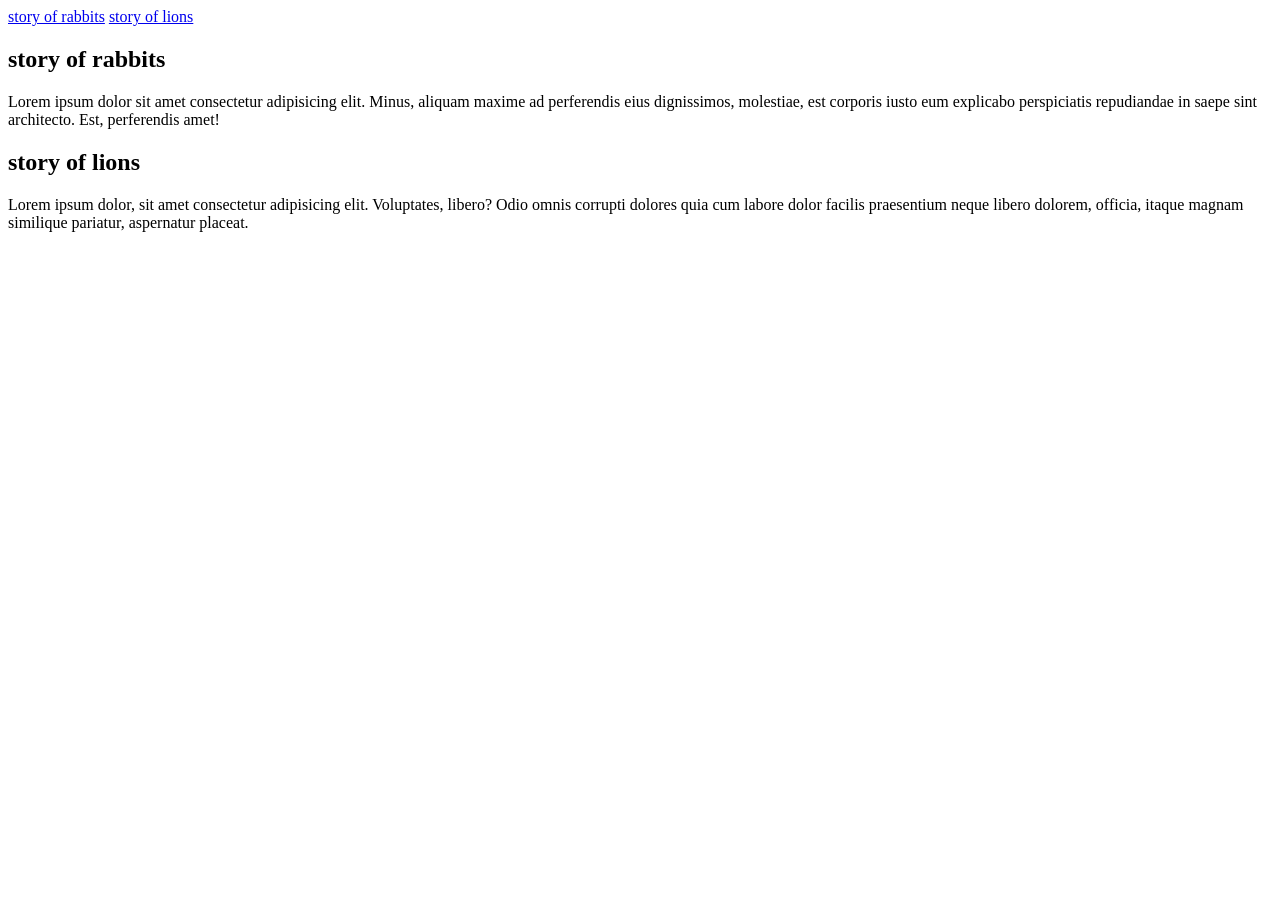
<file: day 15/classwork/index.html>
<!DOCTYPE html>
<html lang="en">
<head>
    <meta charset="UTF-8">
    <meta name="viewport" content="width=device-width, initial-scale=1.0">
    <title>Document</title>

<nav>
<a href="#rabbits">story of  rabbits</a>
<a href="#lions">story of lions</a>
</nav>
<h2 id="rabbits">story of rabbits</h2>
<p>
Lorem ipsum dolor sit amet consectetur adipisicing elit. Minus, aliquam maxime ad perferendis eius dignissimos, molestiae, est corporis iusto eum explicabo perspiciatis repudiandae in saepe sint architecto. Est, perferendis amet!



</p>
<h2 id="lions">story of lions</h2>
<p>
Lorem ipsum dolor, sit amet consectetur adipisicing elit. Voluptates, libero? Odio omnis corrupti dolores quia cum labore dolor facilis praesentium neque libero dolorem, officia, itaque magnam similique pariatur, aspernatur placeat.



</p>
</head>
<body>

</body>
</html>
</file>
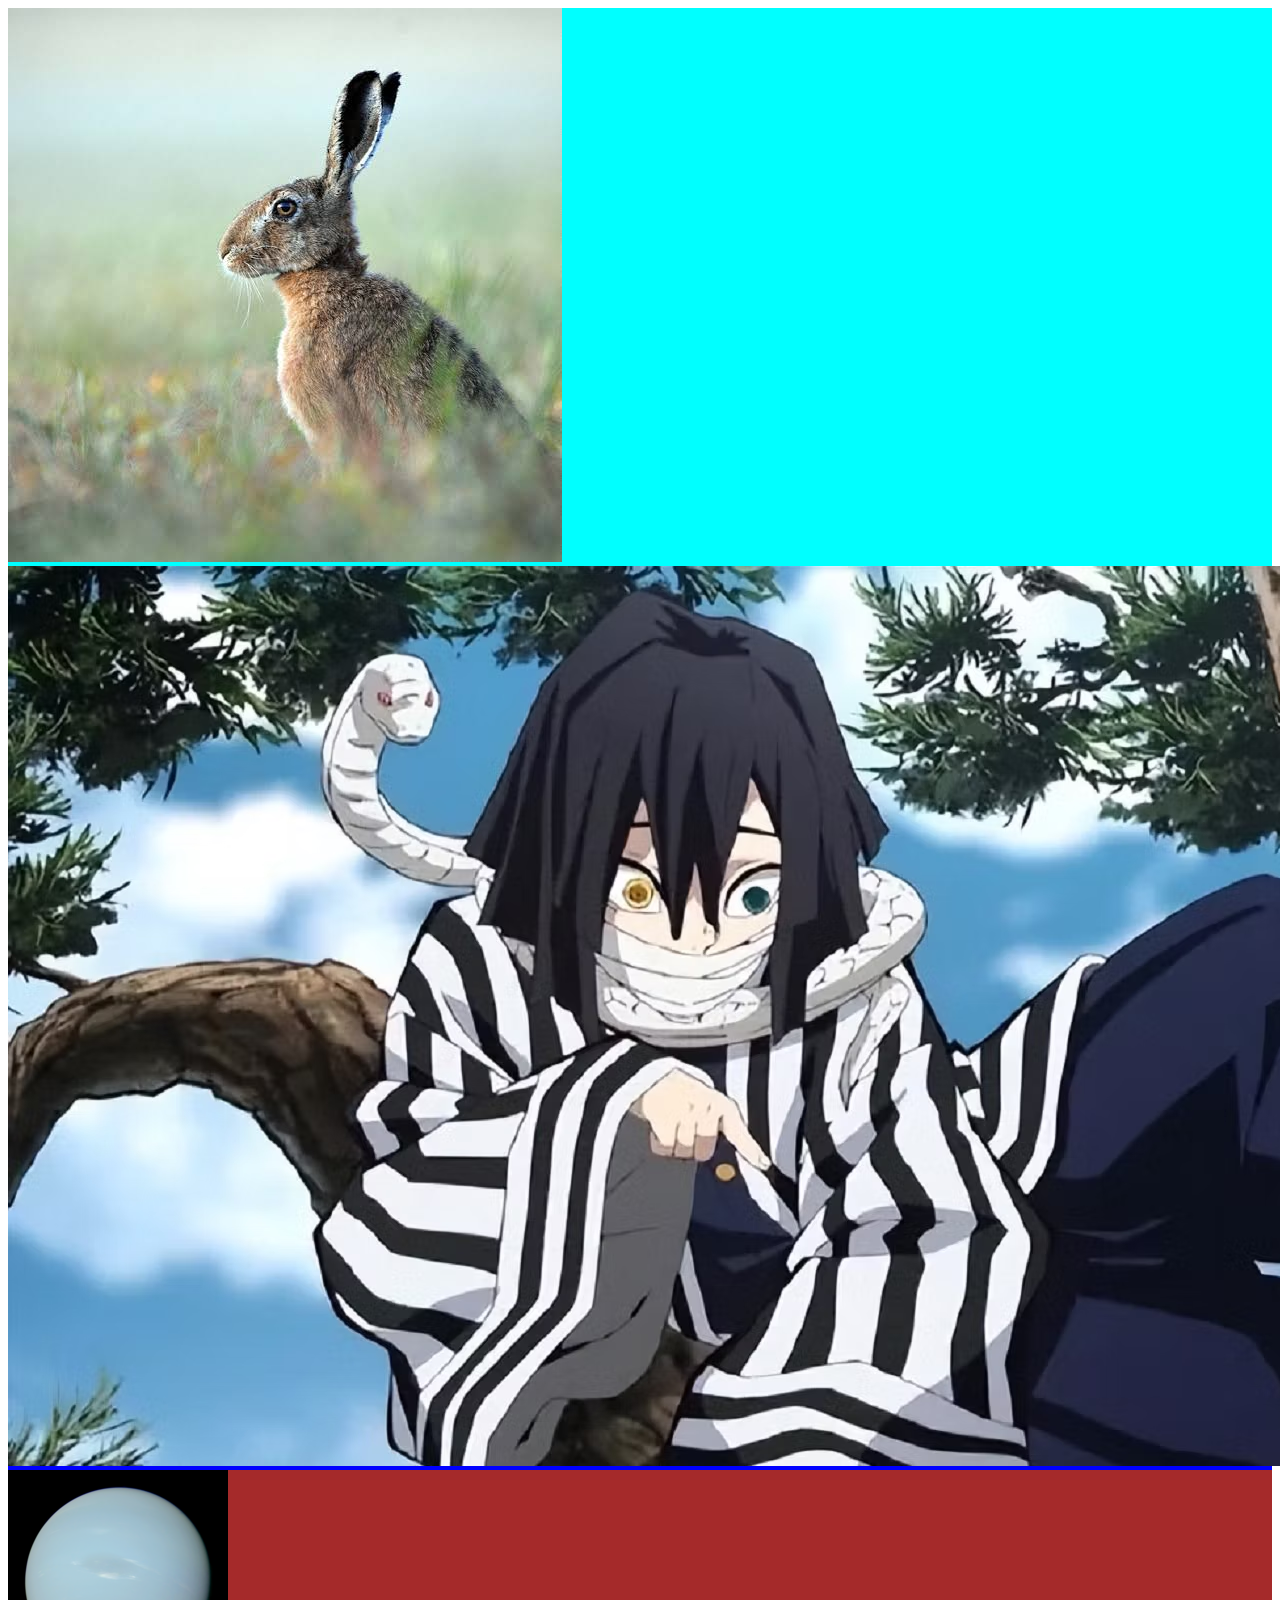
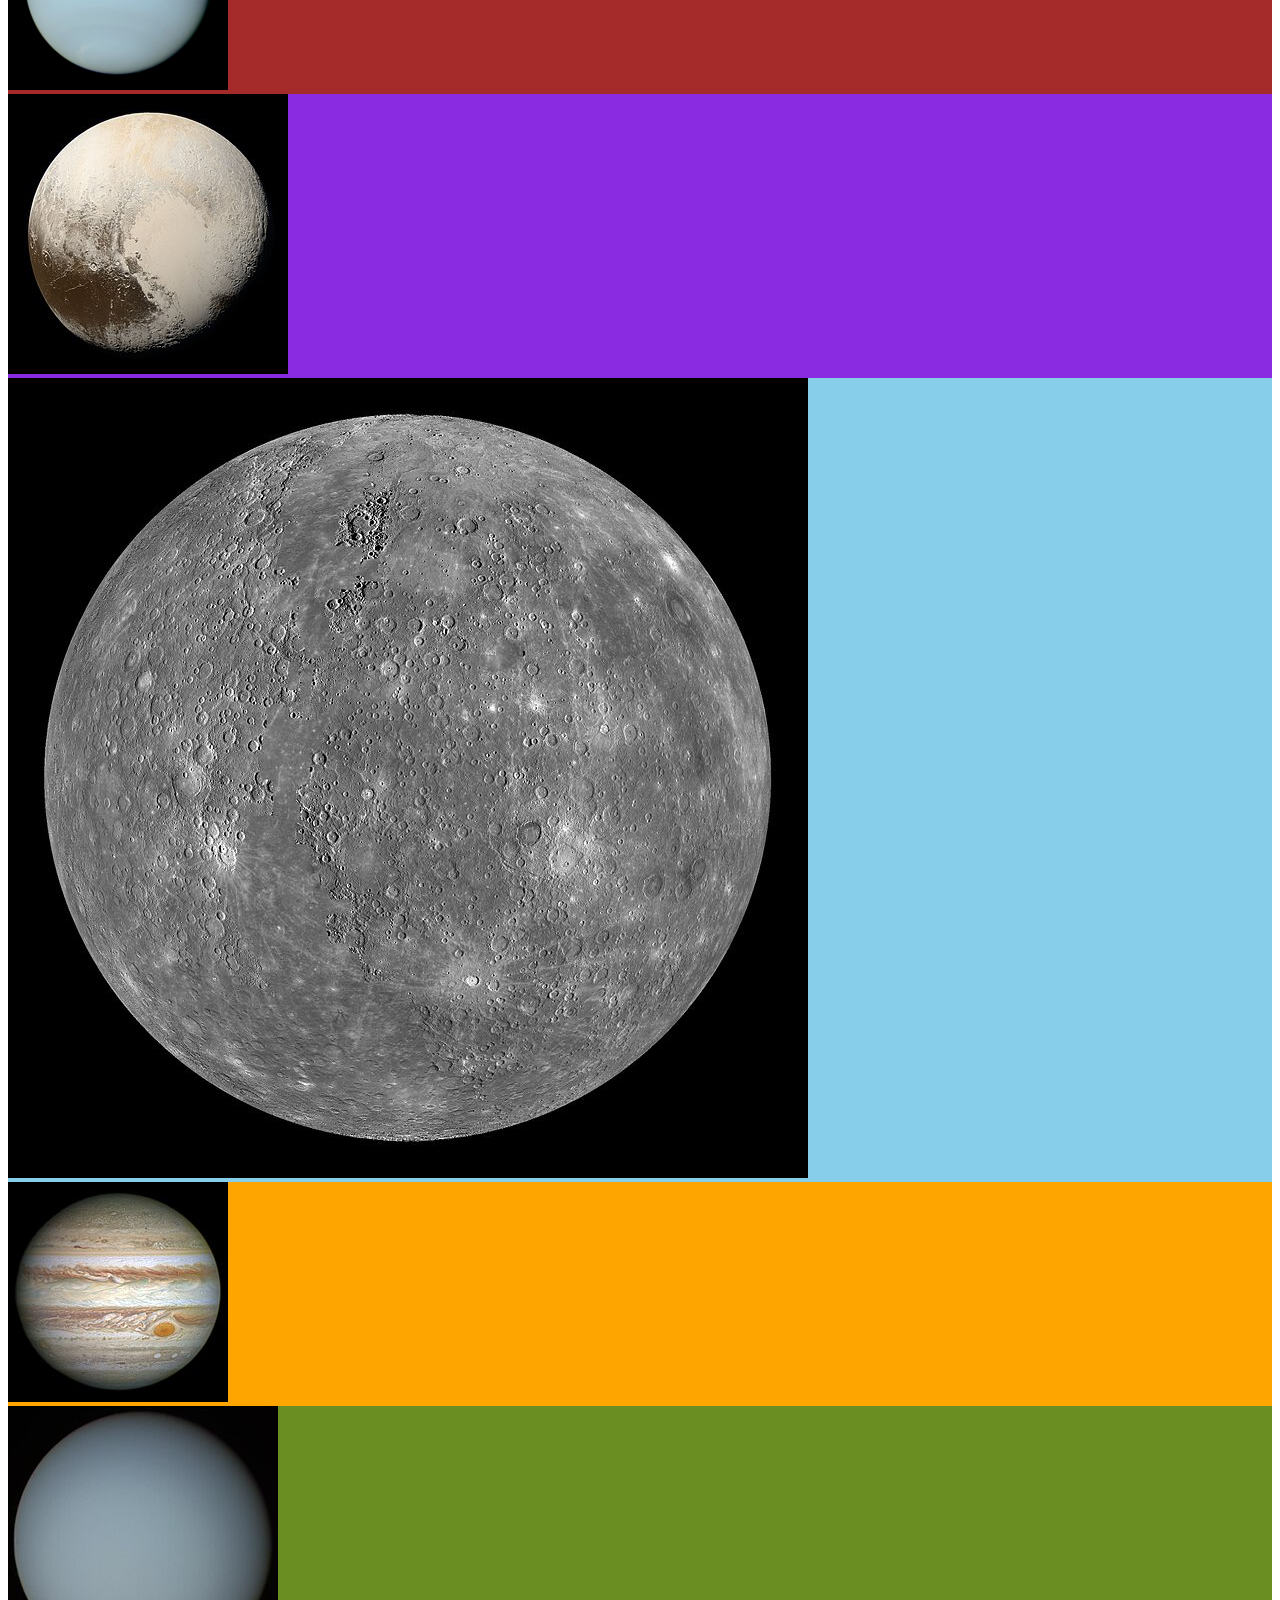
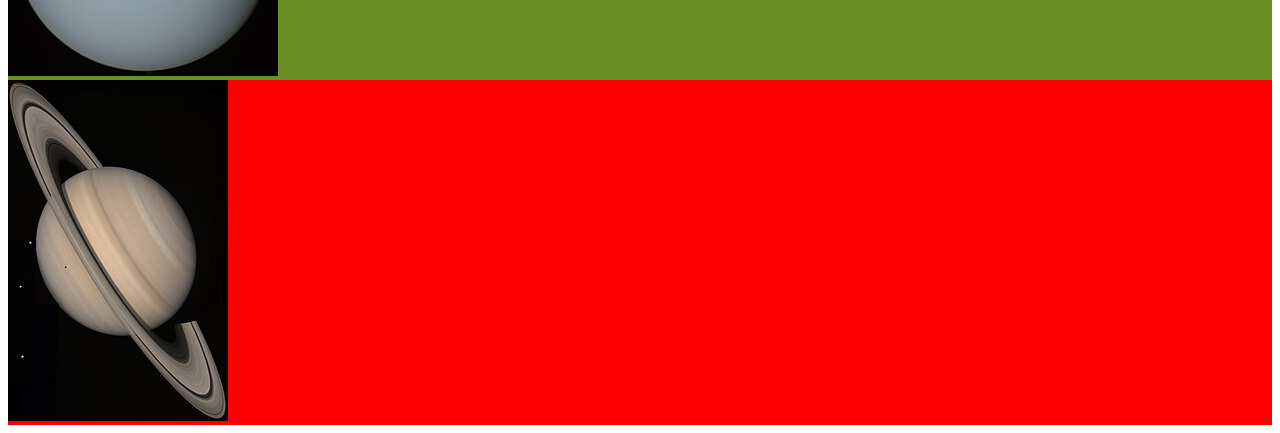
<file: day 24/classwork/index.html>
<!DOCTYPE html>
<html lang="en">
<head>
    <meta charset="UTF-8">
    <meta name="viewport" content="width=device-width, initial-scale=1.0">
    <title>Document</title>
</head>
<body>

</body>
</html>
     
<div style="background-color: aqua;">
    <img src="./images (3).jfif" alt="">
    
</div >

<div style="background-color: blue;">
    <img src="./serpent-hashira-feature (1).avif" alt="">
    
</div>
<div style="background-color: brown;">
    <img src="./Neptune_Voyager2_color_calibrated.png" alt="">

</div>


<div style="background-color: blueviolet;">
<img src="./Pluto_in_True_Color_-_High-Res.jpg" alt="">
</div>


<div  style="background-color: skyblue;">
<img src="./800px-Mercury_Globe-MESSENGER_mosaic_centered_at_0degN-0degE.jpg" alt="">
</div>

<div  style="background-color: orange;">
    <img src="./Jupiter_and_its_shrunken_Great_Red_Spot.jpg" alt="">
</div>

<div  style="background-color: olivedrab;">
    <img src="./Uranus.jpg" alt="">
</div>

<div style="background-color: red;">
    <img src="./Saturn_(planet)_large.jpg" alt="">
</div>
</file>
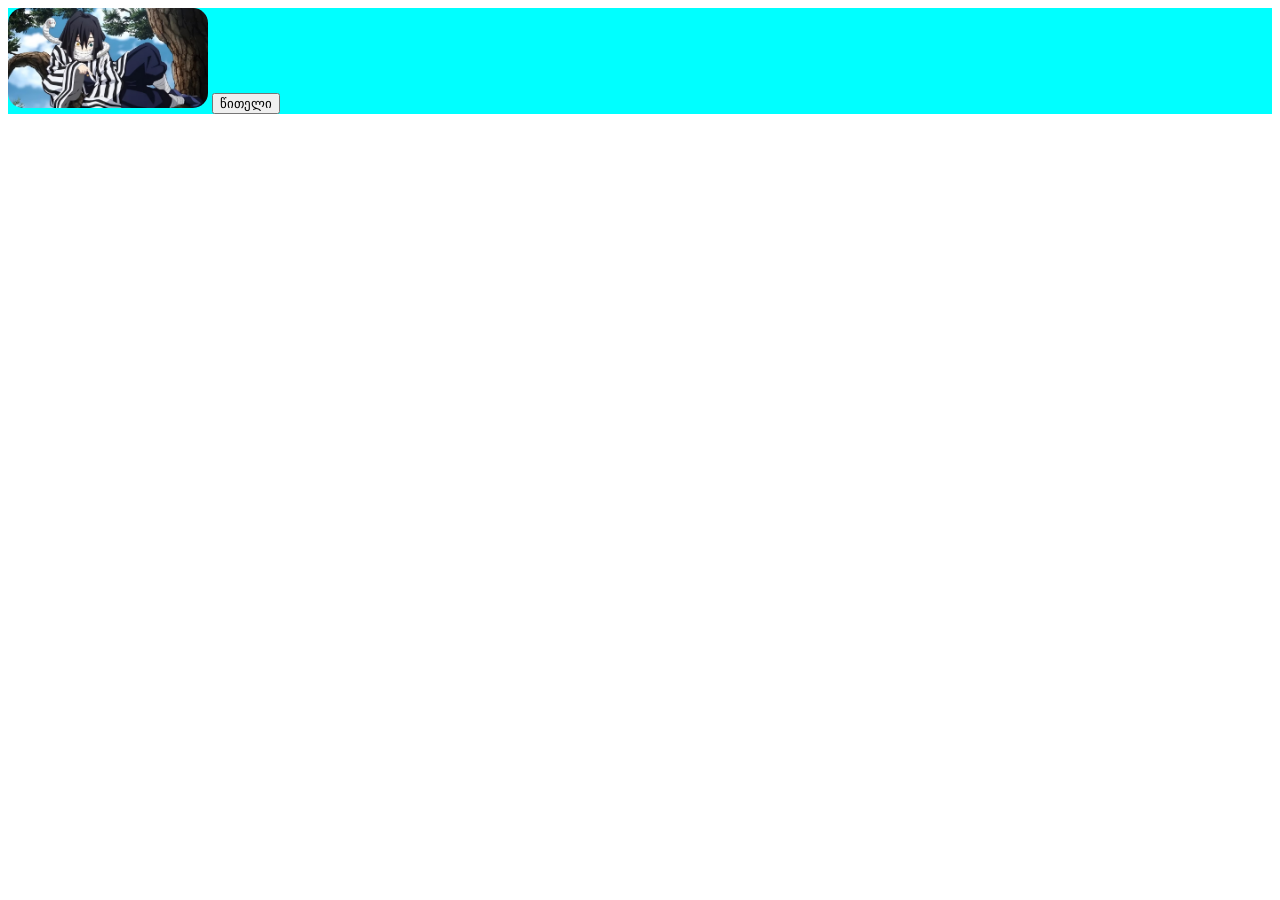
<file: day 24/homework/index.html>
<!DOCTYPE html>
<html lang="en">
<head>
    <meta charset="UTF-8">
    <meta name="viewport" content="width=device-width, initial-scale=1.0">
    <title>Document</title>
    <link rel="stylesheet" href="style.css">
    <style>
        div{
            background-color: aqua;
        }

        
    </style>
</head>
<body>



<div>
  
</div>
    <div class="container">

        <img src="./serpent-hashira-feature.avif" alt="" width="200" style="border-radius: 15px;" class="image-frame" id="image">
        <button  onclick="changebordercolor('red')">წითელი</button>
    </div>

 </body>   
</html>
</file>
<file: day 24/homework/style.css>

</file>
